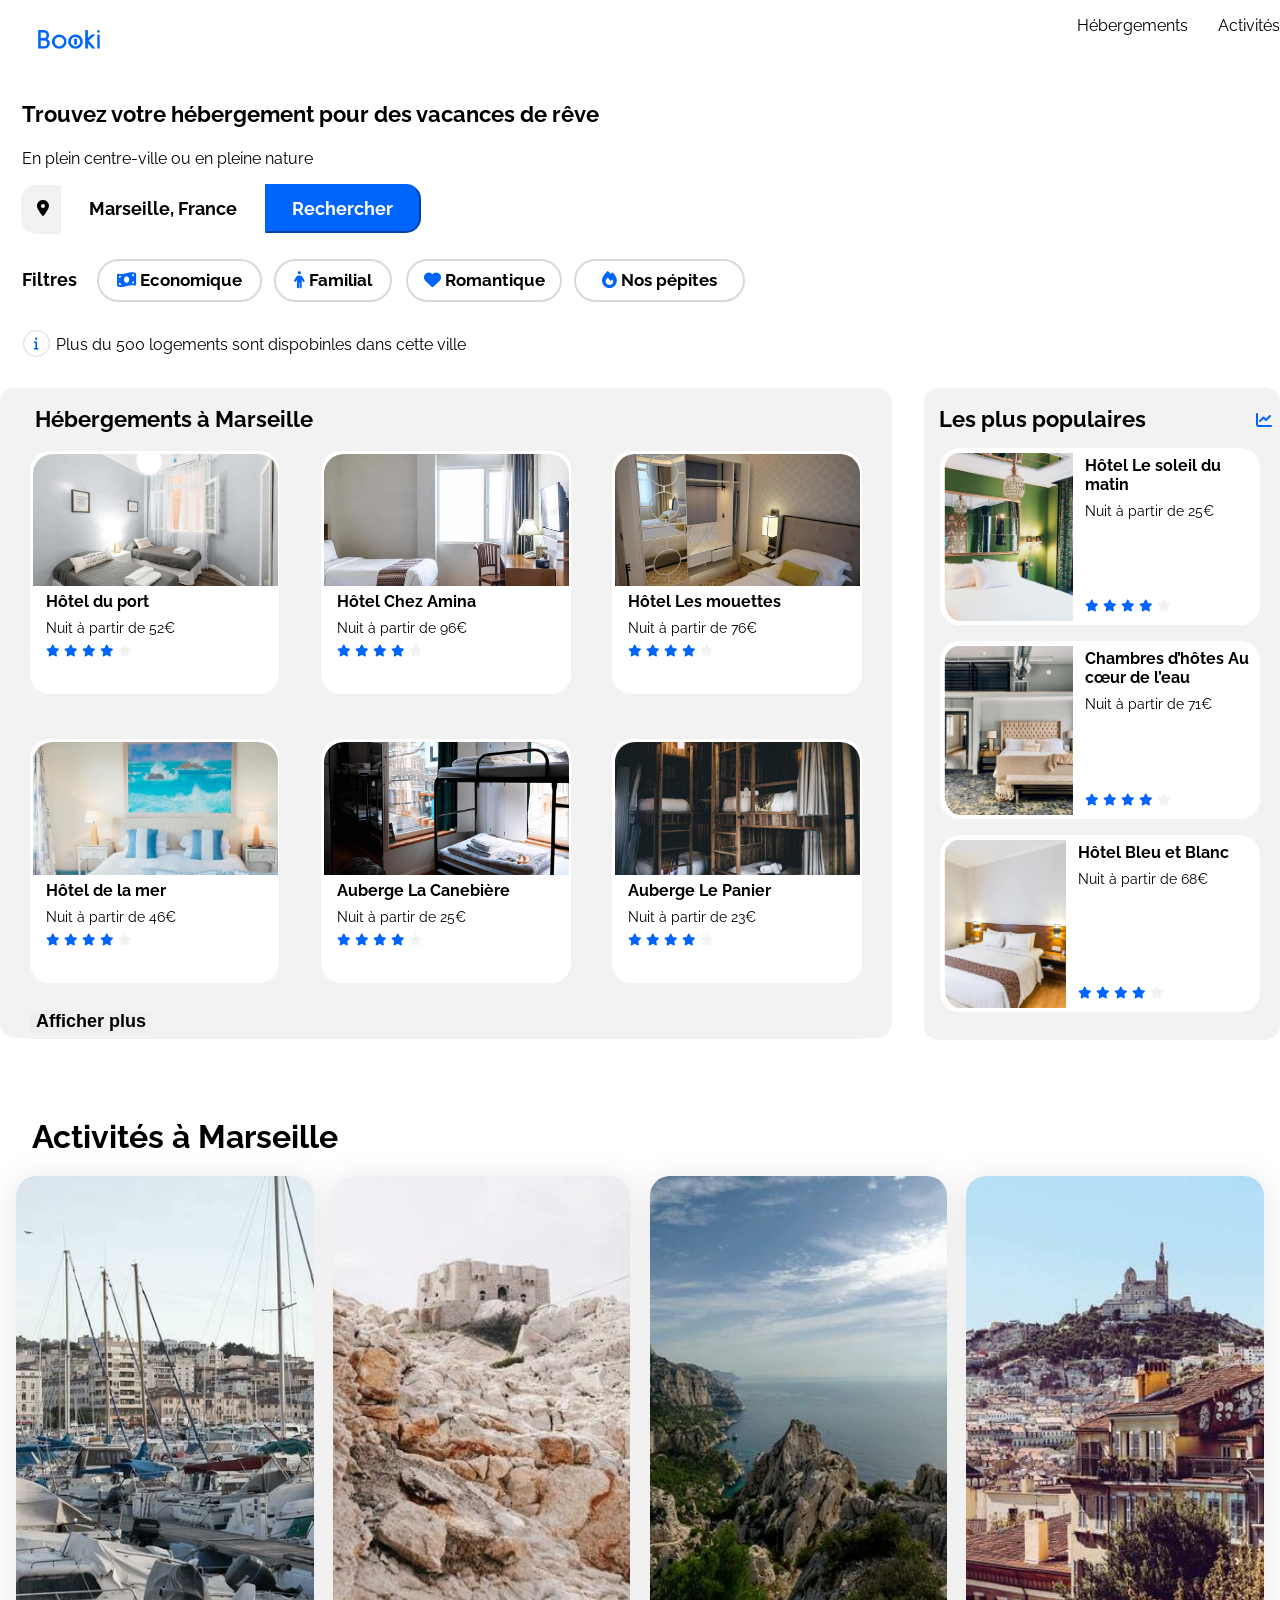
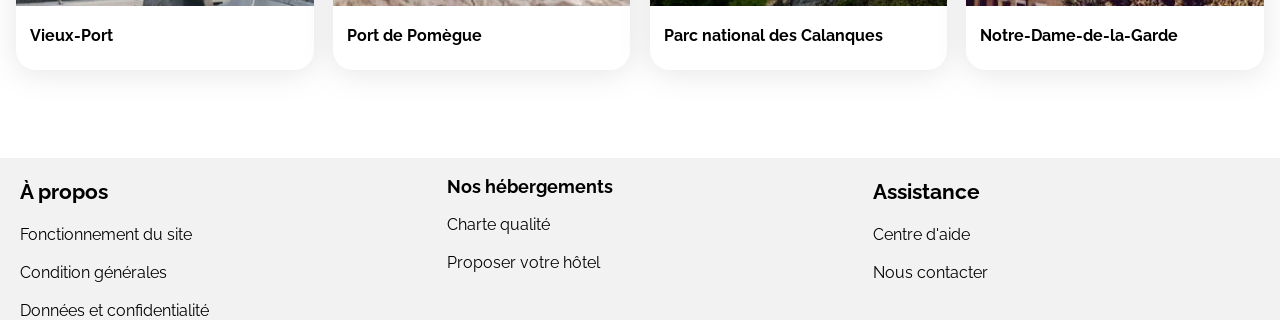
<file: index.html>
<!DOCTYPE html>
<html lang="fr">
    <head>
        <meta charset="UTF-8">
        <meta name="viewport" content="width=device-width, initial-scale=1.0">
        <title>Booki</title>
        <link rel="preconnect" href="https://fonts.googleapis.com">
        <link rel="preconnect" href="https://fonts.gstatic.com" crossorigin>
        <link href="https://fonts.googleapis.com/css2?family=Raleway:wght@400;500;700&display=swap" rel="stylesheet">
        <link rel="stylesheet" href="https://cdnjs.cloudflare.com/ajax/libs/font-awesome/6.2.1/css/all.min.css"
            integrity="sha512-MV7K8+y+gLIBoVD59lQIYicR65iaqukzvf/nwasF0nqhPay5w/9lJmVM2hMDcnK1OnMGCdVK+iQrJ7lzPJQd1w=="
            crossorigin="anonymous" referrerpolicy="no-referrer" />
        <link rel="stylesheet" href="css/style.css">
    </head>

    <body>
        <div class="main-container">
            <header>
                <div class="reservia">
                    <div class="logo">
                        <img src="./images/logo/Booki.png" alt="logo" id="booki">
                    </div>
                    <ul class="menu">
                        <li class="btn-hebergements"><a href="#hebergements">Hébergements</a> </li>
                        <li class="btn-activites"><a href="#activites">Activités</a> </li>
                    </ul>
                </div>
            </header>
                <p id="p1">Trouvez votre hébergement pour des vacances de rêve</p>
                <p id="p4">En plein centre-ville ou en pleine nature</p>
            <div class="info-group">
                <div class="search-bar">
                    <div class="group15">
                         <i class="fa-solid fa-location-dot" id="s1"></i>
                    </div>
                    <div class="button-searche-desktop-1">
                        <input type="text" name="text" class="search" placeholder="Marseille, France">
                    </div>
                    <div class="button-search-desktop-2">
                        <input type="submit" name="submit" class="submit" value="Rechercher">
                        <i class="fa-solid fa-magnifying-glass"></i>
                    </div>
                </div>
                <br>
                <div class="filter-bar">
                    <div class="filter-0">
                        <p id="p2">Filtres</p>
                    </div>
                    <div id="filtres">
                        <ul class="menu-2">
                            <li class="icon1"><span class="favorite-styled-1"><i class="fa-solid fa-money-bill-wave" id="f1"></i> Economique</span></li>
                            <li class="icon2"><span class="favorite-styled-2"><i class="fa-solid fa-person" id="f2"></i> Familial</span></li>
                            <li class="icon3"><span class="favorite-styled-3"><i class="fa-solid fa-heart" id="f3"></i> Romantique</span></li>
                            <li class="icon4"><span class="favorite-styled-4"><i class="fa-solid fa-fire" id="f4"></i> Nos pépites</span></li>
                        </ul>
                    </div>
                </div>
                <br>
                <div class="infobar">
                    <div class="icon5">
                        <i class="fa-solid fa-info" id="s2"></i>
                    </div>
                    <br>
                    <div class="text1">
                        <p id="p3">Plus du 500 logements sont dispobinles dans cette ville</p>
                    </div>
                </div>
            </div>
            <br>
            <main>
                <div class="hebergements-and-populaires">
                    <section id="hebergements">
                        <div>
                            <h2 class="section-title">Hébergements à Marseille</h2>
                        </div>
                        <div class="hebergements-cards">
                            <div class="hebergements-cards-1">
                                <article class="card">
                                    <div class="card-content">
                                        <div class="card-img">
                                            <img src="./images/hebergements/fred-kleber.jpg" alt="" id="hbg-img1">
                                        </div>
                                        <div class="card-txt">
                                            <h3 class="card-title">Hôtel du port</h3>
										    <p class="card-subtitle">Nuit à partir de 52<span class="euro">€</span></p>
                                        </div>
                                        <div class="card-rating">
                                            <i class="fa-xs fa-solid fa-star" aria-hidden="true"></i>
                                            <i class="fa-xs fa-solid fa-star" aria-hidden="true"></i>
                                            <i class="fa-xs fa-solid fa-star" aria-hidden="true"></i>
                                            <i class="fa-xs fa-solid fa-star" aria-hidden="true"></i>
                                            <i class="fa-xs fa-solid fa-star neutral-star" aria-hidden="true" id="no-star1"></i>
                                            <span class="sr-only">Note de 4 sur 5</span>
                                        </div>
                                    </div>
                                </article>
                                <article class="card">
                                    <div class="card-content">
                                        <div class="card-img">
                                            <img src="./images/hebergements/febrian-zakaria.jpg" alt="" id="hbg-img2">
                                        </div>
                                        <div class="card-txt">
                                            <h3 class="card-title">Hôtel Chez Amina</h3>
                                            <p class="card-subtitle">Nuit à partir de 96<span class="euro">€</span></p>
                                        </div>
                                        <div class="card-rating">
                                            <i class="fa-xs fa-solid fa-star" aria-hidden="true"></i>
                                            <i class="fa-xs fa-solid fa-star" aria-hidden="true"></i>
                                            <i class="fa-xs fa-solid fa-star" aria-hidden="true"></i>
                                            <i class="fa-xs fa-solid fa-star" aria-hidden="true"></i>
                                            <i class="fa-xs fa-solid fa-star neutral-star" aria-hidden="true" id="no-star2"></i>
                                            <span class="sr-only">Note de 4 sur 5</span>
                                        </div>
                                    </div>
                                </article>
                                <article class="card">
                                    <div class="card-content">
                                        <div class="card-img">
                                            <img src="./images/hebergements/reisetopia.jpg" alt="" id="hbg-img3">
                                        </div>
                                        <div class="card-txt">
                                            <h3 class="card-title">Hôtel Les mouettes</h3>
                                            <p class="card-subtitle">Nuit à partir de 76<span class="euro">€</span></p>
                                        </div>
                                        <div class="card-rating">
                                            <i class="fa-xs fa-solid fa-star" aria-hidden="true"></i>
                                            <i class="fa-xs fa-solid fa-star" aria-hidden="true"></i>
                                            <i class="fa-xs fa-solid fa-star" aria-hidden="true"></i>
                                            <i class="fa-xs fa-solid fa-star" aria-hidden="true"></i>
                                            <i class="fa-xs fa-solid fa-star neutral-star" aria-hidden="true" id="no-star3"></i>
                                            <span class="sr-only">Note de 4 sur 5</span>
                                        </div>
                                    </div>
                                </article>
                            </div>
                            <br>
                            <div class="hebergements-cards-2">
                                <article class="card">
                                    <div class="card-content">
                                        <div class="card-img">
                                            <img src="./images/hebergements/annie-spratt.jpg" alt="" id="hbg-img4">
                                        </div>
                                        <div class="card-txt">
                                            <h3 class="card-title">Hôtel de la mer</h3>
                                            <p class="card-subtitle">Nuit à partir de 46<span class="euro">€</span></p>
                                        </div>
                                        <div class="card-rating">
                                            <i class="fa-xs fa-solid fa-star" aria-hidden="true"></i>
                                            <i class="fa-xs fa-solid fa-star" aria-hidden="true"></i>
                                            <i class="fa-xs fa-solid fa-star" aria-hidden="true"></i>
                                            <i class="fa-xs fa-solid fa-star" aria-hidden="true"></i>
                                            <i class="fa-xs fa-solid fa-star neutral-star" aria-hidden="true" id="no-star4"></i>
                                            <span class="sr-only">Note de 4 sur 5</span>
                                        </div>
                                    </div>
                                </article>
                                <article class="card">
                                    <div class="card-content">
                                        <div class="card-img">
                                            <img src="./images/hebergements/marcus-loke.jpg" alt="" id="hbg-img5">
                                        </div>
                                        <div class="card-txt">
                                            <h3 class="card-title">Auberge La Canebière</h3>
                                            <p class="card-subtitle">Nuit à partir de 25<span class="euro">€</span></p>
                                        </div>
                                        <div class="card-rating">
                                            <i class="fa-xs fa-solid fa-star" aria-hidden="true"></i>
                                            <i class="fa-xs fa-solid fa-star" aria-hidden="true"></i>
                                            <i class="fa-xs fa-solid fa-star" aria-hidden="true"></i>
                                            <i class="fa-xs fa-solid fa-star" aria-hidden="true"></i>
                                            <i class="fa-xs fa-solid fa-star neutral-star" aria-hidden="true" id="no-star5"></i>
                                            <span class="sr-only">Note de 4 sur 5</span>
                                        </div>
                                    </div>
                                </article>
                                <article class="card">
                                    <div class="card-content">
                                        <div class="card-img">
                                            <img src="./images/hebergements/nicate-lee.jpg" alt="" id="hbg-img6">
                                        </div>
                                        <div class="card-txt">
                                            <h3 class="card-title">Auberge Le Panier</h3>
                                            <p class="card-subtitle">Nuit à partir de 23<span class="euro">€</span></p>
                                        </div>
                                        <div class="card-rating">
                                            <i class="fa-xs fa-solid fa-star" aria-hidden="true"></i>
                                            <i class="fa-xs fa-solid fa-star" aria-hidden="true"></i>
                                            <i class="fa-xs fa-solid fa-star" aria-hidden="true"></i>
                                            <i class="fa-xs fa-solid fa-star" aria-hidden="true"></i>
                                            <i class="fa-xs fa-solid fa-star neutral-star" aria-hidden="true" id="no-star6"></i>
                                            <span class="sr-only">Note de 4 sur 5</span>
                                        </div>
                                    </div>
                                </article>
                            </div>
                            <div class="affiche">
                                <!--<submit>Afficher plus</submit>-->
                                <button>Afficher plus</button>
                            </div>
                        </div>
                    </section>
                    <section class="populaires">
                        <div class="populaires-title">
                            <h2 class="section-title-2">Les plus populaires</h2>
                            <i class="fa-solid fa-chart-line" id="I2" aria-hidden="true"></i>
                        </div>
                        <div class="populaires-cards">
                            <article class="card">
                                <img src="./images/hebergements/emile-guillemot.jpg" alt="Image de la chambre d'hôtel montrant un lit">
                                <div class="card-content">
                                    <div class="card-txt">
                                        <h3 class="card-title">Hôtel Le soleil du matin</h3>
                                        <p class="card-subtitle">Nuit à partir de 25<span class="euro">€</span></p>
                                    </div>
                                    <div class="card-rating">
                                        <i class="fa-xs fa-solid fa-star" aria-hidden="true"></i>
                                        <i class="fa-xs fa-solid fa-star" aria-hidden="true"></i>
                                        <i class="fa-xs fa-solid fa-star" aria-hidden="true"></i>
                                        <i class="fa-xs fa-solid fa-star" aria-hidden="true"></i>
                                        <i class="fa-xs fa-solid fa-star neutral-star" aria-hidden="true" id="no-star7"></i>
                                        <span class="sr-only">Note de 4 sur 5</span>
                                    </div>
                                </div>
                            </article>
                            <article class="card">
                                <img src="./images/hebergements/aw-creative.jpg" alt="Image de la chambre d'hôtel montrant un lit">
                                <div class="card-content">
                                    <div class="card-txt">
                                        <h3 class="card-title">Chambres d’hôtes Au cœur de l’eau</h3>
                                        <p class="card-subtitle">Nuit à partir de 71<span class="euro">€</span></p>
                                    </div>
                                    <div class="card-rating">
                                        <i class="fa-xs fa-solid fa-star" aria-hidden="true"></i>
                                        <i class="fa-xs fa-solid fa-star" aria-hidden="true"></i>
                                        <i class="fa-xs fa-solid fa-star" aria-hidden="true"></i>
                                        <i class="fa-xs fa-solid fa-star" aria-hidden="true"></i>
                                        <i class="fa-xs fa-solid fa-star neutral-star" aria-hidden="true" id="no-star8"></i>
                                        <span class="sr-only">Note de 4 sur 5</span>
                                    </div>
                                </div>
                            </article>
                            <article class="card" id="card7">
                                <img src="./images/hebergements/febrian-zakaria2.jpg" alt="Image de la chambre d'hôtel montrant un lit" id="img7">
                                <div class="card-content">
                                    <div class="card-txt">
                                        <h3 class="card-title">Hôtel Bleu et Blanc</h3>
                                        <p class="card-subtitle">Nuit à partir de 68<span class="euro">€</span></p>
                                    </div>
                                    <div class="card-rating">
                                        <i class="fa-xs fa-solid fa-star" aria-hidden="true"></i>
                                        <i class="fa-xs fa-solid fa-star" aria-hidden="true"></i>
                                        <i class="fa-xs fa-solid fa-star" aria-hidden="true"></i>
                                        <i class="fa-xs fa-solid fa-star" aria-hidden="true"></i>
                                        <i class="fa-xs fa-solid fa-star neutral-star" aria-hidden="true" id="no-star9"></i>
                                        <span class="sr-only">Note de 4 sur 5</span>
                                    </div>
                                </div>
                            </article>
                        </div>
                    </section>
                </div>
                <div id="activites">
                    <h1>Activités à Marseille</h1>
                    <div class="frame14">
                        <div class="card1">
                            <img src="./images/activites/reno-laithienne.jpg" alt="" id="img1">
                            <div class="frame16">
                                <h3>Vieux-Port</h3>
                            </div>
                        </div>
                        <div class="card2">
                            <img src="./images/activites/paul-hermann2.jpg" alt="" id="img2">
                            <div class="frame17">
                                <h3>Port de Pomègue</h3>
                            </div>
                        </div>
                        <div class="card3">
                            <img src="./images/activites/kilyan-sockalingum.jpg" alt="" id="img3">
                            <div class="frame18">
                                <h3>Parc national des Calanques</h3>
                            </div>
                        </div>
                        <div class="card4">
                            <img src="./images/activites/florian-wehde.jpg" alt="" id="img4">
                            <div class="frame19">
                                <h3>Notre-Dame-de-la-Garde</h3>
                            </div>
                        </div>
                    </div>
                </div>
            </main>
            <footer>
                <div class="footer">
                    <div class="A-propos">
                        <h3>À propos</h3>
                        <div class="A-propos-content">
                            <div class="A-propos-txt">
                                <span>Fonctionnement du site</span><br><br>
                                <span>Condition générales</span><br><br>
                                <span>Données et confidentialité</span> 
                            </div>
                        </div>			
                    </div>
                    <div class="Nos-hébergements">
                        <h3>Nos hébergements</h3>
			<div class="Nos-hebergements-content">
			  <div class="Nos-hebregements-txt">
				 <span>Charte qualité</span><br><br>
				 <span>Proposer votre hôtel</span>
			   </div>
			</div>
                    </div>
                    <div class="Assistance">
                        <h3>Assistance</h3>
			 <div class="Assistance-content">
				<div class="Assistance-txt">
					 <span>Centre d'aide</span><br><br>
					<span>Nous contacter</span>
				</div>
			</div>
                    </div>
                </div>
            </footer>
        </div>
    </body>
</html>
</file>
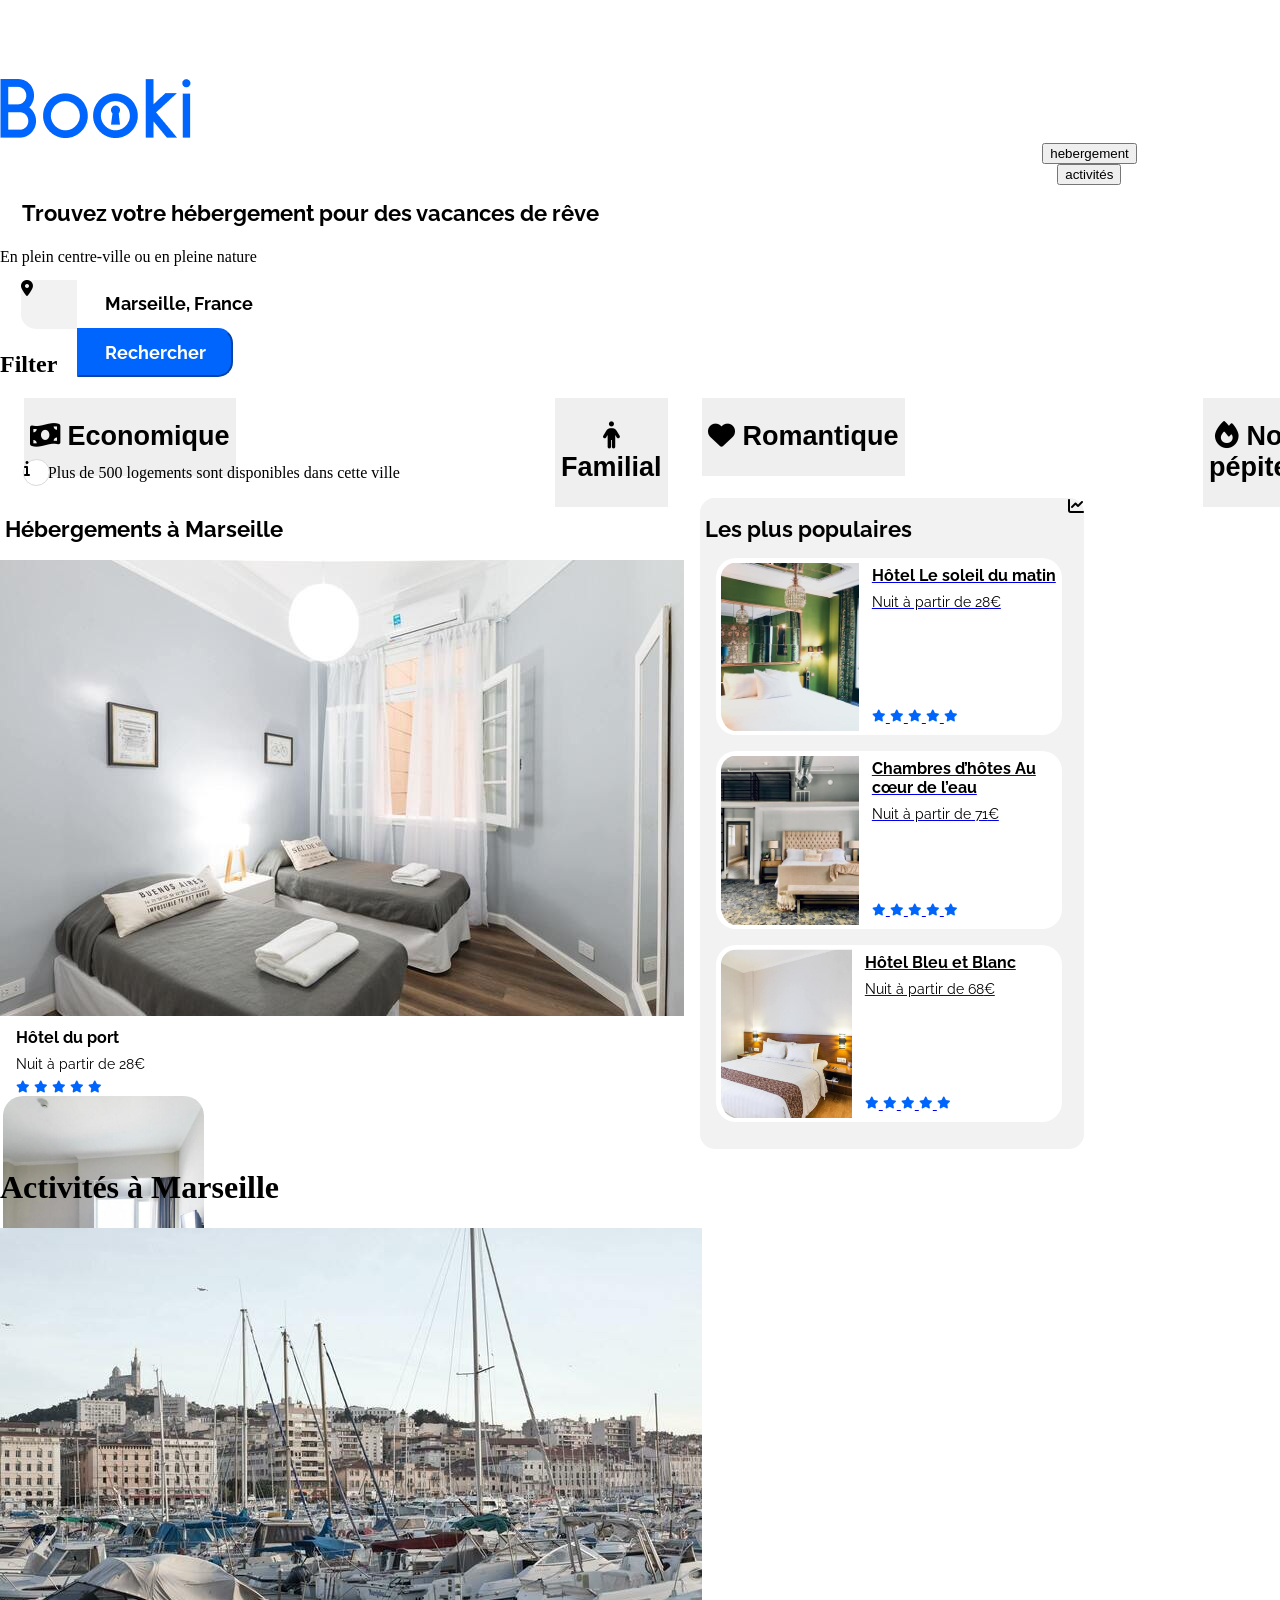
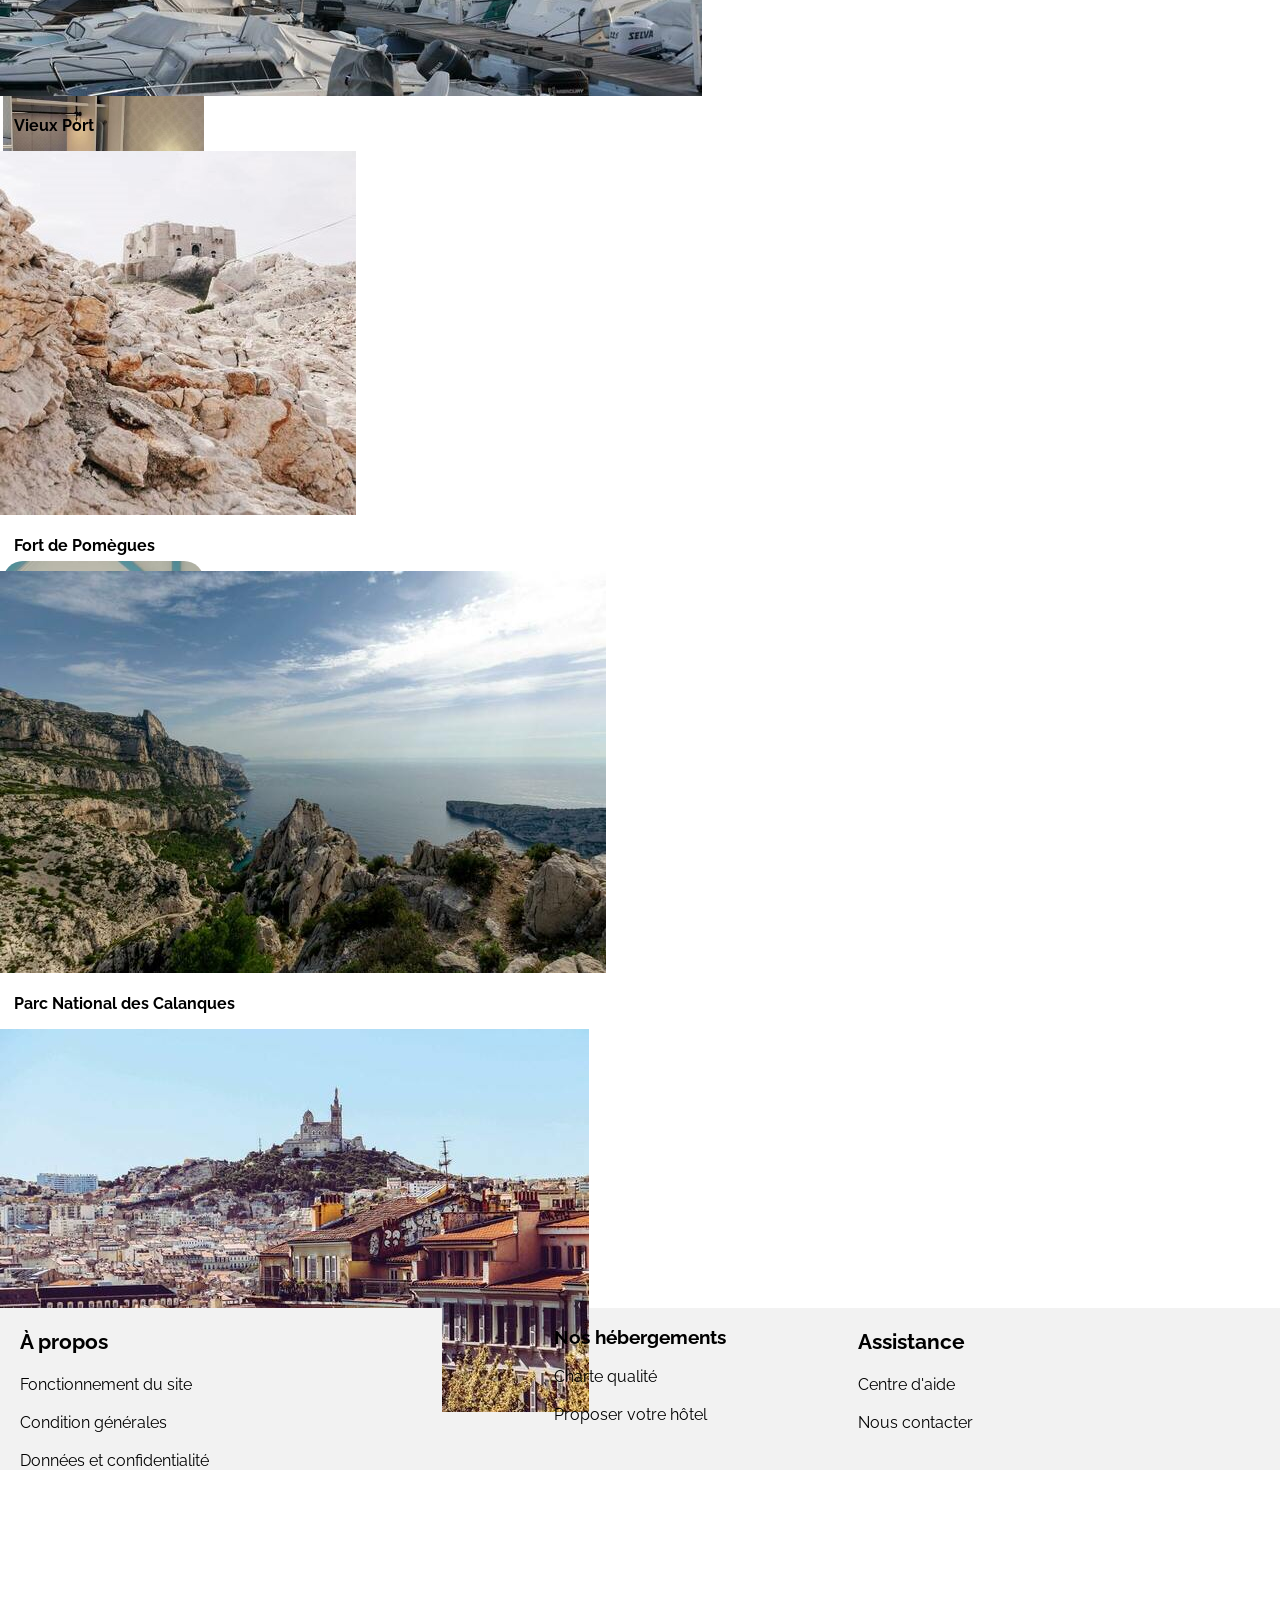
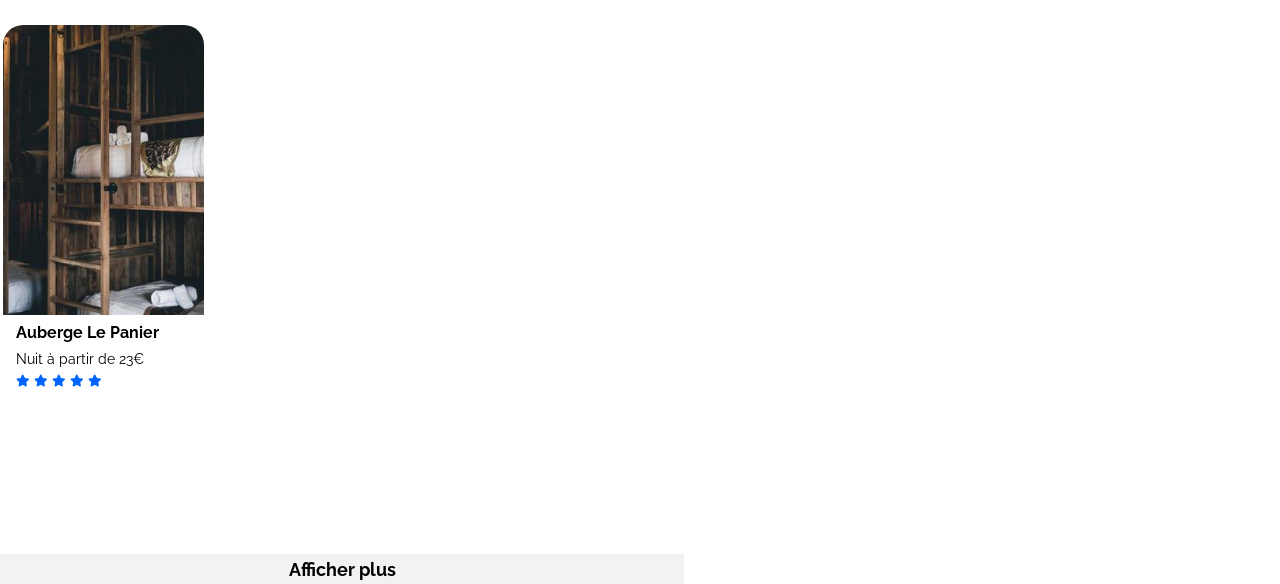
<file: index3.html>
<!DOCTYPE html>
<html lang="fr">

<head>
    <meta charset="UTF-8">
    <meta name="viewport" content="width=device-width, initial-scale=1.0">
    <title>Booki</title>
    <link rel="preconnect" href="https://fonts.googleapis.com">
    <link rel="preconnect" href="https://fonts.gstatic.com" crossorigin>
    <link href="https://fonts.googleapis.com/css2?family=Raleway:wght@400;500;700&display=swap" rel="stylesheet">
    <link rel="stylesheet" href="https://cdnjs.cloudflare.com/ajax/libs/font-awesome/6.2.1/css/all.min.css"
        integrity="sha512-MV7K8+y+gLIBoVD59lQIYicR65iaqukzvf/nwasF0nqhPay5w/9lJmVM2hMDcnK1OnMGCdVK+iQrJ7lzPJQd1w=="
        crossorigin="anonymous" referrerpolicy="no-referrer" />
    <link rel="stylesheet" href="css/style.css">
</head>

<body>
    <div class="main-container">
        <header>
			<div class="Reservia">
				<div class="logo">
					<div class= "group12">
						<!--il manque vector2 et elipse-->
					</div>
				</div>
				<div class="booki">
					<img src="./images/logo/Booki.png" alt="">
				</div>
			</div>
			<div class="menu">
				<div class="buttons">
					<div class="btn-hebergement">
						<!-- <button class="btn" type="button"> hebergement</button> -->
                        <input type="submit" name="submit2" class="submit2" value="hebergement"/>
					</div>
					<div class="btn-activites">
						<!-- <button class="bouton" type="button"> activités</button> -->
                         <input type="submit" name="submit3" class="submit3" value="activités"/>
					</div>
				</div>
			</div>
		</header>
		<div class= "info-group">
			<div class="headline">
				<p id="p1">Trouvez votre hébergement pour des vacances de rêve</p>
				<p>En plein centre-ville ou en pleine nature</p>
			</div>
            <p> </p>
            <p> </p>
			<div class="search-bar">
				<div class="group15">
					<div class="rectangle14">
						<i class="fa-solid fa-location-dot"></i>
					</div>
				</div>
				<div class="button-search-desktop">
					<form>
						<input type="text" name="text" class="search" placeholder="Marseille, France"/>
						<input type="submit" name="submit" class="submit" value="Rechercher" />
					</form>
				</div>
			</div>
            <!--<div>
                <p> </p><br>
                <p> </p>
            </div>-->
            <h2 class="filter">Filter</h2>
			<div class="filter-bar">
				
				<div class="filter1">
					<div class="icon1">
						<button class="favorite-styled" type="button"><h2><i class="fa-solid fa-money-bill-wave"></i> Economique</h2></button>
					</div>
					<!--<div>
						<h2><a>Economique</a></h2>
					</div>-->
				</div>
				<div class="filter2">
					<div class="icon2">
						<!--<input type="button" name="familial" value="familial"/>-->
						<button class="favorite-styled" type="button"><h2><i class="fa-solid fa-person"></i> Familial</h2></button>
					</div>
				</div>
				<div class="filter3">
					<div class="icon3">
						<button class="favorite-styled" type="button"><h2><i class="fa-solid fa-heart"></i> Romantique</h2></button>
					</div>
				</div>
				<div class="filter4">
					<div class="icon4">
						<button class="favorite-styled" type="button"><h2><i class="fa-solid fa-fire"></i> Nos pépites</h2></button>
					</div>
				</div>
			</div>
			<div class="infobar">
                <div class="icon5">
                    <i class="fa-solid fa-info"></i>
                </div>
                <div>
				    <p>Plus de 500 logements sont disponibles dans cette ville</p>
                </div>
			</div>
			<!-- <div class="group"> -->
				
			<!-- </div> -->
		</div>
<!--Fin de info-group; début de section-group-->
        <main>
            <div class="hebergements-and-populaires">
                <section class="hebergements"><!--Ebergement de Marseille; 6 images-->
					<div>
						<h2 class="section-title">Hébergements à Marseille</h2>
					</div>
					<div class="hebergements-cards">
						<!--<div class="hebergements-cards1">-->
							<article class="card">
                                
								<div class="card-content1">
                                    <div class="card-img1">
                                        <img src="./images/hebergements/fred-kleber.jpg" alt="" id="hbg-img1">
                                    </div>
									<div class="card-txt">
										<h3 class="card-title">Hôtel du port</h3>
										<p class="card-subtitle">Nuit à partir de 28<span class="euro">€</span></p>
									</div>
									<div class="card-rating">
										<i class="fa-xs fa-solid fa-star" aria-hidden="true"></i>
										<i class="fa-xs fa-solid fa-star" aria-hidden="true"></i>
										<i class="fa-xs fa-solid fa-star" aria-hidden="true"></i>
										<i class="fa-xs fa-solid fa-star" aria-hidden="true"></i>
										<i class="fa-xs fa-solid fa-star neutral-star" aria-hidden="true"></i>
										<span class="sr-only">Note de 4 sur 5</span>
									</div>
								</div>
							</article>
							<article class="card">
                                
								<div class="card-content">
                                    <div class="card-img">
                                        <img src="./images/hebergements/febrian-zakaria.jpg" alt="" id="hbg-img2">
                                    </div>
									<div class="card-txt">
										<h3 class="card-title">Hôtel Chez Amina</h3>
										<p class="card-subtitle">Nuit à partir de 96<span class="euro">€</span></p>
									</div>
									<div class="card-rating">
										<i class="fa-xs fa-solid fa-star" aria-hidden="true"></i>
										<i class="fa-xs fa-solid fa-star" aria-hidden="true"></i>
										<i class="fa-xs fa-solid fa-star" aria-hidden="true"></i>
										<i class="fa-xs fa-solid fa-star" aria-hidden="true"></i>
										<span class="sr-only">Note de 4 sur 5</span>
									</div>
								</div>
							</article>
							<article class="card">
                                
								<div class="card-content">
                                    <div class="card-img">
                                        <img src="./images/hebergements/reisetopia.jpg" alt="" id="hbg-img3">
                                    </div>
									<div class="card-txt">
										<h3 class="card-title">Hôtel Les mouettes</h3>
										<p class="card-subtitle">Nuit à partir de 76<span class="euro">€</span></p>
									</div>
									<div class="card-rating">
										<i class="fa-xs fa-solid fa-star" aria-hidden="true"></i>
										<i class="fa-xs fa-solid fa-star" aria-hidden="true"></i>
										<i class="fa-xs fa-solid fa-star" aria-hidden="true"></i>
										<i class="fa-xs fa-solid fa-star" aria-hidden="true"></i>
										<i class="fa-xs fa-solid fa-star neutral-star" aria-hidden="true"></i>
										<span class="sr-only">Note de 4 sur 5</span>
									</div>
								</div>
							</article>
						<!--</div>-->
						<!--<div class="hebergements-cards2">-->
							<article class="card">
                                
								<div class="card-content">
                                    <div class="card-img">
                                        <img src="./images/hebergements/annie-spratt.jpg" alt="" id="hbg-img4">
                                    </div>
									<div class="card-txt">
										<h3 class="card-title">Hôtel de la mer</h3>
										<p class="card-subtitle">Nuit à partir de 46<span class="euro">€</span></p>
									</div>
									<div class="card-rating">
										<i class="fa-xs fa-solid fa-star" aria-hidden="true"></i>
										<i class="fa-xs fa-solid fa-star" aria-hidden="true"></i>
										<i class="fa-xs fa-solid fa-star" aria-hidden="true"></i>
										<i class="fa-xs fa-solid fa-star" aria-hidden="true"></i>
										<i class="fa-xs fa-solid fa-star neutral-star" aria-hidden="true"></i>
										<span class="sr-only">Note de 4 sur 5</span>
									</div>
								</div>
							</article>
							<article class="card">

								<div class="card-content">
                                    <div class="card-img">
                                        <img src="./images/hebergements/marcus-loke.jpg" alt="" id="hbg-img5">
                                    </div>
									<div class="card-txt">
										<h3 class="card-title">Auberge La Canebière</h3>
										<p class="card-subtitle">Nuit à partir de 25<span class="euro">€</span></p>
									</div>
									<div class="card-rating">
										<i class="fa-xs fa-solid fa-star" aria-hidden="true"></i>
										<i class="fa-xs fa-solid fa-star" aria-hidden="true"></i>
										<i class="fa-xs fa-solid fa-star" aria-hidden="true"></i>
										<i class="fa-xs fa-solid fa-star" aria-hidden="true"></i>
										<i class="fa-xs fa-solid fa-star neutral-star" aria-hidden="true"></i>
										<span class="sr-only">Note de 4 sur 5</span>
									</div>
								</div>
							</article>
							<article class="card">
                               
								<div class="card-content">
                                    <div class="card-img">
                                        <img src="./images/hebergements/nicate-lee.jpg" alt="" id="hbg-img6">
                                    </div>
									<div class="card-txt">
										<h3 class="card-title">Auberge Le Panier</h3>
										<p class="card-subtitle">Nuit à partir de 23<span class="euro">€</span></p>
									</div>
									<div class="card-rating">
										<i class="fa-xs fa-solid fa-star" aria-hidden="true"></i>
										<i class="fa-xs fa-solid fa-star" aria-hidden="true"></i>
										<i class="fa-xs fa-solid fa-star" aria-hidden="true"></i>
										<i class="fa-xs fa-solid fa-star" aria-hidden="true"></i>
										<i class="fa-xs fa-solid fa-star neutral-star" aria-hidden="true"></i>
										<span class="sr-only">Note de 4 sur 5</span>
									</div>
								</div>
							</article>
						<!--</div>-->
                        <div class="affiche">
                          <button type="button" class="texte1">Afficher plus</button>
                          <!-- <button type="button" class="texte2"><h3>Afficher plus </h3></button> -->
                        </div>
                    </div>
                </section>
                <section class="populaires">
                    <div class="populaires-title">
                        <h2 class="section-title">Les plus populaires</h2>
                        <i class="fa-solid fa-chart-line" aria-hidden="true"></i>
                    </div>
                    <div class="populaires-cards">
                        <a href="#">
                            <article class="card">
                                <img src="./images/hebergements/emile-guillemot.jpg" alt="Image de la chambre d'hôtel montrant un lit">
                                <div class="card-content">
                                    <div class="card-txt">
                                        <h3 class="card-title">Hôtel Le soleil du matin</h3>
                                        <p class="card-subtitle">Nuit à partir de 28<span class="euro">€</span></p>
                                    </div>
                                    <div class="card-rating">
                                        <i class="fa-xs fa-solid fa-star" aria-hidden="true"></i>
                                        <i class="fa-xs fa-solid fa-star" aria-hidden="true"></i>
                                        <i class="fa-xs fa-solid fa-star" aria-hidden="true"></i>
                                        <i class="fa-xs fa-solid fa-star" aria-hidden="true"></i>
                                        <i class="fa-xs fa-solid fa-star neutral-star" aria-hidden="true"></i>
                                        <span class="sr-only">Note de 4 sur 5</span>
                                    </div>
                                </div>
                            </article>
                        </a>
                        <a href="#">
                            <article class="card">
                                <img src="./images/hebergements/aw-creative.jpg" alt="Image de la chambre d'hôtel montrant un lit">
                                <div class="card-content">
                                    <div class="card-txt">
                                        <h3 class="card-title">Chambres d’hôtes Au cœur de l’eau</h3>
                                        <p class="card-subtitle">Nuit à partir de 71<span class="euro">€</span></p>
                                    </div>
                                    <div class="card-rating">
                                        <i class="fa-xs fa-solid fa-star" aria-hidden="true"></i>
                                        <i class="fa-xs fa-solid fa-star" aria-hidden="true"></i>
                                        <i class="fa-xs fa-solid fa-star" aria-hidden="true"></i>
                                        <i class="fa-xs fa-solid fa-star" aria-hidden="true"></i>
                                        <i class="fa-xs fa-solid fa-star neutral-star" aria-hidden="true"></i>
                                        <span class="sr-only">Note de 4 sur 5</span>
                                    </div>
                                </div>
                            </article>
                        </a>
                        <a href="#">
                            <article class="card">
                                <img src="./images/hebergements/febrian-zakaria2.jpg" alt="Image de la chambre d'hôtel montrant un lit">
                                <div class="card-content">
                                    <div class="card-txt">
                                        <h3 class="card-title">Hôtel Bleu et Blanc</h3>
                                        <p class="card-subtitle">Nuit à partir de 68<span class="euro">€</span></p>
                                    </div>
                                    <div class="card-rating">
                                        <i class="fa-xs fa-solid fa-star" aria-hidden="true"></i>
                                        <i class="fa-xs fa-solid fa-star" aria-hidden="true"></i>
                                        <i class="fa-xs fa-solid fa-star" aria-hidden="true"></i>
                                        <i class="fa-xs fa-solid fa-star" aria-hidden="true"></i>
                                        <i class="fa-xs fa-solid fa-star neutral-star" aria-hidden="true"></i>
                                        <span class="sr-only">Note de 4 sur 5</span>
                                    </div>
                                </div>
                            </article>
                        </a>
                    </div>
                </section>
            </div>
        </main>
<!--fin de section-group; début de section-activités-->
		<div class="activites">
			<h1>Activités à Marseille</h1>
			<div class="frame14">
				<div class="card1">
					<img src="./images/activites/reno-laithienne.jpg" alt="" id="img1">
					<!--<img src="/images/reno-laithienne.jpg" alt="">-->
					<div class="frame16">
						<h3>Vieux Port</h3>
					</div>
				</div>
				<div class="card2">
					<img src="./images/activites/paul-hermann2.jpg" alt="" id="img2">
					<!--<img src="/images/paul-hermann.jpg" alt="">-->
					<div class="frame16">
						<h3>Fort de Pomègues</h3>
					</div>
				</div>
				<div class="card3">
					<img src="./images/activites/kilyan-sockalingum.jpg" alt="" id="img3">
					<!--<img src="/images/kilyan-sockalingum.jpg" alt="">-->
					<div class="frame16">
						<h3>Parc National des Calanques</h3>
					</div>
				</div>
				<div class="card4">
					<img src="./images/activites/florian-wehde.jpg" alt="" id="img4">
					<!--<img src="/images/florian-wehde.jpg" alt="">-->
					<div class="frame16">
						<h3>Notre-Dame-de-la-Garde</h3>
					</div>
				</div>
			</div>
		</div>
		<footer>
            <div class="footer">
				<div class="A-propos">
					<h3>À propos</h3>
					<div class="A-propos-content">
						<div class="A-propos-txt">
							
							
								<a>Fonctionnement du site</a><br><br>
								<a>Condition générales</a><br><br>
								<a>Données et confidentialité</a>
                            
							
						</div>
					</div>			
					<!--<nav>
						<ul>
							<li><a>Fonctionnement du site</a></li>
							<li><a>Condition générales</a></li>
							<li><a>Données et confidentialité</a></li>
						</ul>
					</nav>-->
				</div>
				<div class="Nos-hebergements">
				    <h3>Nos hébergements</h3>
					<div class="Nos-hebergements-content">
						<div class="Nos-hebregements-txt">
						<!--<nav>
						<ul>-->
							<a>Charte qualité</a><br><br>
							<a>Proposer votre hôtel</a>
						<!--</ul>
					</nav>-->
						</div>
					</div>
				</div>
				<div class="Assistance">
				    <h3>Assistance</h3>
					<div class="Assistance-content">
						<div class="Assistance-txt">
					
					<!--<nav>
						<ul>-->
							<a>Centre d'aide</a><br><br>
							<a>Nous contacter</a>
						<!--</ul>
					</nav>-->
						</div>
					</div>
				</div>
            </div>
		</footer>
    </div>
</body>

</html>
</file>
<file: css/style.css>
body {
    background-color: white;
    max-width:1440px;
    margin:0px auto;
  }

.reservia{
  background-color: white;
  height:79px;
  display: flex;
}

.logo{
  background-color: white;
  width: 11.18680555555556%;
  height:79px;
  display:flex;
  align-items: center;
  justify-content: center;
}

.menu{
  background-color: white;
  width:88.81319444444444%;
  height:35px;
  display:flex;
  flex-direction: row;
  justify-content: flex-end;
  color: black;
  text-decoration: none;
}

#booki{
  width:62px;
  height:19px;
}

.btn-hebergements{
  background-color: white;
  border: hidden;
  padding-right: 15px;
  color: black;
  font-family: raleway;
  font-size: 16px;
  font-weight: 400;
  text-decoration: none;
  list-style-type: none;
}

.btn-activites{
  background-color: white;
  border: hidden;
  padding-left: 15px;
  color: black;
  font-family: raleway;
  font-size: 16px;
  font-weight: 400;
  list-style-type: none;
}

.btn-activites a{
  color: black;
  text-decoration: none;
}

.btn-activites a:hover{
  color: #0065FC;
  border-top:2px solid #0065FC;
  padding-top: 13px;
}

.btn-activites:hover{
  border-top-color: #0065FC;
  border-top: 20px;
}

.btn-hebergements:hover{
  border-top-color: #0065FC;
}

.btn-hebergements a{
  color: black;
  text-decoration: none;
}

.btn-hebergements a:hover{
  color: #0065FC;
  border-top:2px solid #0065FC;
  padding-top: 13px;
}

.btn-hebergements:hover{
  color:#0065FC;
}

#p1{
  font-weight: 700;
  font-size: 22px;
  font-family: raleway;

  margin-left: 1em;
}

#p4{
  font-family: raleway;
  font-size: 16px;
  font-weight: 400;

  margin-left: 1.4em;
}

.search-bar{
  width: 400px;
  height: 49px;
  border-radius: 15px;
  border: 1px;
  display:flex;
  align-items: baseline;
  margin-left: 1.3em;
}

.group15{
  background-color: #F2F2F2;
  width: 15%;
  height: 49px;
  bottom: 16px;
  position: relative;
  border-radius: 15px 0px 0px 15px;
}

#s1{
  position:relative;
  top:30%;
  left:40%;
}

.search{
  background-color: white;
  color: black;
  width: 200px;
  height: 44px;
  text-align: center;
  border: none;
}

.search::placeholder{
  color:black;
  font-family: raleway;
  font-weight: 700;
  font-size: 18px;
}

.submit{
  background-color: #0065FC;
  width: 156px;
  height: 49px;
  border-radius: 0px 15px 15px 0px;
  color:white;
  border-color: #0065FC;
  font-family: raleway;
  font-weight: 700;
  font-size: 18px;
  text-align: center;
}

.button-search-desktop-2 .fa-solid {
    margin-left: -2.05em;
    display: none;
}

.filter-bar{
  Width:758px;
  Height:50px;
  Gap:15px;
  display:flex;
  margin-left: 1.5em;
}

.filter-0{
  width:50px;
  height:50px;
  display:flex;
  justify-content: center;
}

#p2{
  font-weight: 700;
  font-size: 18px;
  font-family: raleway;
}

#filtres{
  display: flex;
  width: 704px;
  height: 50px;
  justify-content: space-between;
  margin-left: -2em;
}

.menu-2{
  display: flex;
  width: 704px;
  height: 50px;
  margin-top: 0.5em;
}

.menu-2 li{
  list-style-type: none;
}

.menu-2 span{
  display: block;
  text-align: center;
  border:2px solid #D9D9D9;
  padding-top: 0.5em;
}

.icon1{
  background-color: white;
  width:500px;
  height:30px;
  border-radius: 1000px;
  margin-right: 1em;
}

.icon1:hover{
    background-color: white;
    width:500px;
    height:30px;
    border-radius: 1000px;
    margin-right: 1em;
  }

.favorite-styled-1{
  background-color: white;
  width:100%;
  height:100%;
  border-radius: 1000px;
  font-weight: 700;
  font-size: 17px;
  font-family: raleway;
}

.favorite-styled-1:hover{
    background-color: #DEEBFF;
  }

#f1{
  color: #0065FC;
}

.favorite-styled-2{
  background-color: white;
  width:114px;
  height:30px;
  border-radius: 1000px;
  font-weight: 700;
  font-size: 17px;
  font-family: raleway;
  border-color: #D9D9D9;
}

.favorite-styled-2:hover{
    background-color: #DEEBFF;
  }

#f2{
  color: #0065FC;
}

.icon2{
  background-color: white;
  width:100px;
  height:30px;
  border-radius: 1000px;
  border-color: #D9D9D9;
  margin-right: 2em;
}

.favorite-styled-3{
  background-color: white;
  width:100%;
  height:100%;
  border-radius: 1000px;
  font-weight: 700;
  font-size: 17px;
  font-family: raleway;
  border-color: #D9D9D9;
}

.favorite-styled-3:hover{
    background-color: #DEEBFF;
}

.icon3{
  background-color: white;
  width:470px;
  height:30px;
  border-radius: 1000px;
  border-color: #D9D9D9;
  margin-right: 1em;
}

#f3{
  color: #0065FC;
}

.favorite-styled-4{
  background-color: white;
  width:167px;
  height:30px;
  border-radius: 1000px;
  font-weight: 700;
  font-size: 17px;
  font-family: raleway;
  border-color: #D9D9D9;
}

.favorite-styled-4:hover{
    background-color: #DEEBFF;
}

.icon4{
  background-color: white;
  width:100%;
  height:100%;
  border-radius: 1000px;
  border-color: #D9D9D9;
}

#f4{
  color: #0065FC;
}

.infobar{
  display:flex;
  border-color: red;
  border: 10px;
  margin-left: 0.8em;
}

.icon5{
  background-color: white;
  width: 25px;
  height: 25px;
  align-items: center;
  border-radius: 125% 120%;
  margin-right: 0.5em;
  position:relative;
  margin-top: 0.7em;
  left: 0.8%;
  border: 1px solid #D9D9D9;
}

#s2{
  position:relative;
  top:10%;
  left:40%;
  font-size: small;
  color: #0065FC;
  border-color: #D9D9D9;
}

.text1{
  margin-left: 0.5em;
  font-family: raleway;
  font-size: 16px;
  font-weight: 400;
}

.hebergements-and-populaires{
  width: 100%;
  height: 650px;
  display:flex;
}

#hebergements{
  background-color: #F2F2F2;
  width:70%;
  margin-right: 1em;
  border-radius: 15px;
  padding-right: 30px;
  padding-left: 30px;
}

.populaires{
  background-color: #F2F2F2;
  width: 30%;
  margin-left: 1em;

  border-radius: 15px;
}

.hebergements-cards{
  width: 100%;
  height:91%;
}

.section-title{
  padding-left: 5px;
  font-family: raleway;
  font-weight: 700;
  font-size: 22px;

}

.hebergements-cards-1{
  background-color: #F2F2F2;
  width: 100%;
  height:45.75%;
  justify-content: space-between;
  display:flex;
}

.hebergements-cards-2{
  background-color: #F2F2F2;
  width: 100%;
  height:45.75%;
  justify-content: space-between;
  display:flex;
}

.hebergements-cards .card{
  background-color: #FFFFFF;
  width: 30%;
  height: 90%;
  border-radius: 20px;
}

.hebergements-cards .card-content{
  background-color: white;
  width: 100%;
  height:100%;
  border-radius: 20px;
}

.hebergements-cards .card-img{
  width: 100%;
  height:55%;
  border-top-left-radius: 20px;
  border-top-right-radius: 20px;
}

.card-img img{
  width: 98%;
  height: 99%;
  border-top-left-radius: 20px;
  border-top-right-radius: 20px;
  margin-left: 0.2em;
  margin-top: 0.2em;
  object-fit: cover;
}

.hebergements-cards .card-txt{
  width: 100%;
  margin-left: 1em;
  margin-top: 0.5em;
}

.hebergements-cards .card-rating{
  width: 100%;
  border-bottom-right-radius: 20px;
  border-bottom-left-radius: 20px;
  margin-left: 1em;
  margin-top: -0.5em;
  color: #0065FC
}

#no-star1{
  color:#F2F2F2;
}

#no-star2{
  color:#F2F2F2;
}

#no-star3{
  color:#F2F2F2;
}

#no-star4{
  color:#F2F2F2;
}

#no-star5{
  color:#F2F2F2;
}

#no-star6{
  color:#F2F2F2;
}

.affiche{
  background-color: #F2F2F2;
  width: 100%;
  height: 5%;
  border: none;
  font-family: raleway;
  font-size: 18px;
  font-weight: 700;
}

button{
    border: none;
    font-size: 18px;
    text-align: center;
    font-weight: bold;
}

.texte1{
  width: 100%;
  height: 100%;
  font-family: raleway;
  font-weight: 700;
  font-size: 18px;
  background-color: #F2F2F2;
}

.populaires-title{
  background-color: #F2F2F2;
  width:100%;
  height: 8%;
  display: flex;
  justify-content: space-between;
  border-radius: 15px;
}

.section-title-2{
  padding-left: 15px;
  font-family: raleway;
  font-weight: 700;
  font-size: 22px;
}

#I2{
  color: #0065FC;
  margin-top: 1.5em;
  margin-right: 0.5em;
}

.populaires-cards{
  background-color: #F2F2F2;
  width: 100%;
  height: 91%;
  margin-top: 0.5em;
  border-radius: 15px;
}

.populaires-cards .card{
  background-color: #FFFFFF;
  width: 90%;
  height: 30%;
  display: flex;
  margin-bottom: 1em;
  margin-left: 1em;
  border-radius: 20px;
  overflow: hidden;
}

.populaires-cards .card img{
  width: 40%;
  height: 95%;
  object-fit: cover;
  padding-left: 0.3em;
  padding-top: 0.3em;
  border-top-left-radius: 20px;
  border-bottom-left-radius: 20px;
}

.populaires-cards .card-content{
  width: 60%;
  height: 100%;
  margin-left: 0.8em;
}

.populaires-cards .card-txt{
  width: 100%;
  height: 80%;
  color: black;
  margin-top: 0.5em;
}

.card-title{
  font-family: raleway;
  font-weight: 700;
  font-size: 16px;
  margin-top: -0em;
}

.card-subtitle{
  font-family: raleway;
  font-weight: 400;
  font-size: 14px;
  margin-top: -0.5em;
}

.populaires-cards .card-rating{
  width: 100%;
  height: 20%;
  color: #0065FC;
}

#no-star7{
  color:#F2F2F2;
}

#no-star8{
  color:#F2F2F2;
}

#no-star9{
  color:#F2F2F2;
}

#activites{
  background-color: white;
  width: 100%;
  height: 800px;
  font-family: raleway;
  font-weight: 700;
  font-size: 16px;

  margin-top: 5em;
}

#activites h1{
  padding-left: 1em;
}

#activites .frame14{
  background-color: white;
  width: 100%;
  height: 78.53%;
  justify-content: space-between;
  display:flex;
}

#activites .card1{
  background-color: #ffffff;
  width: 23.2421875%;
  height: 78.53%;
  margin-right: 0.5em;
  margin-left: 1em;
  border-radius: 20px;
  filter: drop-shadow(0px 3px 15px rgba(0, 0, 0, 0.1));
}

.frame16{
  width: 314px;
  padding-left: 1em;

  font-family: raleway;
  font-weight: 500;
  font-size: 14px;
}

#activites .card1 #img1{
  width: 100%;
  height: 87%;
  border-top-left-radius: 20px;
  border-top-right-radius: 20px;
  object-fit: cover;
}

#activites .card2{
  background-color: #ffffff;
  width: 23.2421875%;
  height: 78.53%;
  margin-right: 0.5em;
  margin-left: 0.5em;
  border-radius: 20px;
  filter: drop-shadow(0px 3px 15px rgba(0, 0, 0, 0.1));
}

#activites .card2 #img2{
  width: 100%;
  height: 87%;
  border-top-left-radius: 20px;
  border-top-right-radius: 20px;
  object-fit: cover;
}

.frame17{
  width: 314px;
  padding-left: 1em;

  font-family: raleway;
  font-weight: 500;
  font-size: 14px;
}

#activites .card3{
  background-color: #ffffff;
  width: 23.2421875%;
  height: 78.53%;
  margin-right: 0.5em;
  margin-left: 0.5em;
  border-radius: 20px;
  filter: drop-shadow(0px 3px 15px rgba(0, 0, 0, 0.1));
}

#activites .card3 #img3{
  width: 100%;
  height: 87%;
  border-top-left-radius: 20px;
  border-top-right-radius: 20px;
  object-fit: cover;
}

.frame18{
  width: 314px;
  padding-left: 1em;

  font-family: raleway;
  font-weight: 500;
  font-size: 14px;
}

#activites .card4{
  background-color: #FFFFFF;
  width: 23.2421875%;
  height: 78.53%;
  margin-right: 1em;
  margin-left: 0.5em;
  border-radius: 20px;
  filter: drop-shadow(0px 3px 15px rgba(0, 0, 0, 0.1));
}

#activites .card4 #img4{
  width: 100%;
  height: 87%;
  border-top-left-radius: 20px;
  border-top-right-radius: 20px;
  object-fit: cover;
}

.frame19{
  width: 314px;
  padding-left: 1em;

  font-family: raleway;
  font-weight: 500;
  font-size: 14px;
}

.footer{
  max-width: 1440px;
  background-color: #F2F2F2;
  justify-content: space-between;
  display:flex;
  font-family: raleway;
  margin-top: -10em;
}

.A-propos{
  background-color: #F2F2F2;
  width: 33%;
  padding-left: 20px;
  font-weight: 700;
  font-size: 18px;
}

.A-propos-txt{
  font-weight: 400;
  font-size: 16px;
}

.Nos-hébergements{
  background-color: #F2F2F2;
  width: 33%;
  padding-left: 20px;
}

.Nos-hébergements h3{
  font-weight: 700;
  font-size: 18px;
}

.Nos-hebergements-txt{
  font-weight: 400;
  font-size: 16px;
}

.Assistance{
  background-color: #F2F2F2;
  width: 33%;
  padding-left: 20px;
  font-weight: 700;
  font-size: 18px;
}

.Assistance-txt{
  font-weight: 400;
  font-size: 16px;
}


@media screen and (min-width: 768px) and (max-width: 1024px) {

body{
  background-color: white;
  max-width:1024px;
  margin:0px auto;
  padding-right: 0px;
}
      
.reservia{
  background-color: white;
  max-width: 1024px;
  height:79px;
  display: flex;
}

.logo{
  background-color: white;
  width: 11.18680555555556%;
  height:19px;
  display:flex;
  align-items: center;
  justify-content: center;
  margin-left: 3em;
  margin-top: 1.5em;
}
      
.menu{
  background-color: white;
  width:88.81319444444444%;
  height:35px;
  display:flex;
  flex-direction: row;
  justify-content: flex-end;
  color: black;
  text-decoration: none;
  margin-right: 3em;
}
      
#booki{
  width:61px;
  height:19px;
}
      
.btn-hebergements{
  background-color: white;
  border: hidden;
  padding-right: 15px;
  color: black;
  font-family: raleway;
  font-size: 16px;
  font-weight: 400;
  text-decoration: none;
  list-style-type: none;
}
      
.btn-activites{
  background-color: white;
  border: hidden;
  padding-left: 15px;
  color: black;
  font-family: raleway;
  font-size: 16px;
  font-weight: 400;
  list-style-type: none;
}
      
.btn-activites a{
  color: black;
  text-decoration: none;
}
      
.btn-activites a:hover{
  color: #0065FC;
  border-top:2px solid #0065FC;
  padding-top: 13px;
}
      
.btn-activites:hover{
  border-top-color: #0065FC;
  border-top: 20px;
}
      
.btn-hebergements:hover{
  border-top-color: #0065FC;
}
      
.btn-hebergements a{
  color: black;
  text-decoration: none;
}
      
.btn-hebergements a:hover{
  color: #0065FC;
  border-top:2px solid #0065FC;
  padding-top: 13px;
}
      
.btn-hebergements:hover{
  color:#0065FC;
}
      
#p1{
  font-weight: 700;
  font-size: 22px;
  font-family: raleway;
  padding-left: 0.5em;

  margin-left: 2em;
}
      
#p4{
  font-family: raleway;
  font-size: 16px;
  font-weight: 400;
  padding-left: 0.75em;

  margin-left: 3em;
  }

.info-group{
    width: 95%;
    margin-left: 3em;
}

.search-bar{
  width: 377px;
  height: 49px;
  border-radius: 15px;
  border: 1px;
  display:flex;
  align-items: baseline;
  margin-left: 0.5em;
}
      
.group15{
  background-color: #F2F2F2;
  width: 15%;
  height: 49px;
  bottom: 16px;
  position: relative;
  border-radius: 15px 0px 0px 15px;
}
      
#s1{
  position:relative;
  top:30%;
  left:40%;
}
      
.search{
  background-color: white;
  color: black;
  width: 171px;
  height: 44px;
  text-align: center;
  border: none;
}
      
.search::placeholder{
  color:black;
  font-family: raleway;
  font-weight: 700;
  font-size: 18px;
}
      
.submit{
  background-color: #0065FC;
  width: 156px;
  height: 49px;
  border-radius: 0px 15px 15px 0px;
  color:white;
  border-color: #0065FC;
  font-family: raleway;
  font-weight: 700;
  font-size: 18px;
  text-align: center;
}
      
.button-search-desktop-2 .fa-solid {
    margin-left: -2.05em;
    display: none;
}

.filter-bar{
  width: 100%;
  Height:50px;
  Gap:15px;
  display:flex;
  margin-left: 0.75em;
}

.menu-2{
    display: flex;
    width: 90%;
    height: 50px;
    margin-top: 0.5em;
}
      
.filter-0{
  width: 10%;
  height:50px;
  display:flex;
  justify-content: center;
}

.icon1{
    width:500px;
    height:30px;
}
  
.icon2{
    width:100px;
    height:30px;
}
  
.icon3{
    width:470px;
    height:30px;
}
  
.icon4{
    width:100%;
    height:100%;
}
  


#p2{
  font-weight: 700;
  font-size: 18px;
  font-family: raleway;
}
      
#filtres{
  display: flex;
  width: 704px;
  height: 50px;
  justify-content: space-between;
  margin-left: -2em;
}
  
.icon4{
    background-color: white;
    width:50%;
    height:75%;
    border-radius: 1000px;
    border-color: #D9D9D9;
}

.infobar{
    margin-left: 0em;
}

.hebergements-and-populaires{
  width: 94%;
  display:flex;
  align-content: space-between;
  flex-wrap: nowrap;
  flex-direction: column;
}
      
#hebergements{
  background-color: #F2F2F2;
  width:90%;
  height: 85%;
  border-radius: 15px;
  padding-right: 30px;
  padding-left: 30px;

  margin-left: 3em;
}
      
.populaires{
  background-color: #F2F2F2;
  width: 96%;
  border-radius: 15px;
      
  flex-direction: row;
      
  display: grid;
  grid-template-columns: repeat(1, 1fr);
  grid-gap: 5px;
  grid-auto-rows: minmax(100px, auto);
          
  margin-top: 2em;
  margin-left: 3em;
}
      
.hebergements-cards{
  background-color: #F2F2F2;
  width: 100%;
  height: 75%;
}
      
.section-title{
  padding-left: 5px;
  font-family: raleway;
  font-weight: 700;
  font-size: 22px;
}
      
.hebergements-cards-1{
  background-color: #F2F2F2;
  width: 100%;
  justify-content: space-between;
  display:flex;
}
      
.hebergements-cards-2{
  background-color: #F2F2F2;
  width: 100%;
  justify-content: space-between;
  display:flex;
}
      
.hebergements-cards .card{
  background-color: #FFFFFF;
  width: 30%;
  height: 80%;
  border-radius: 20px;
}
      
.hebergements-cards .card-content{
  background-color: white;
  width: 100%;
  height:100%;
  border-radius: 20px;
}
      
.hebergements-cards .card-img{
  width: 100%;
  height: 50%;
  border-top-left-radius: 20px;
  border-top-right-radius: 20px;
}
      
.card-img img{
  width: 98%;
  height: 99%;
  border-top-left-radius: 20px;
  border-top-right-radius: 20px;
  margin-left: 0.2em;
  margin-top: 0.2em;
  margin-right: 0.2em;
  object-fit: cover;
}
      
.hebergements-cards .card-txt{
  width: 90%;
  margin-left: 1em;
  margin-top: 0.5em;
}
      
.hebergements-cards .card-rating{
  width: 100%;
  border-bottom-right-radius: 20px;
  border-bottom-left-radius: 20px;
  margin-left: 1em;
  margin-top: -0.5em;
  color: #0065FC
}
      
#no-star1{
  color:#F2F2F2;
}
      
#no-star2{
  color:#F2F2F2;
}
      
#no-star3{
  color:#F2F2F2;
}
      
#no-star4{
  color:#F2F2F2;
}
      
#no-star5{
  color:#F2F2F2;
}
      
#no-star6{
  color:#F2F2F2;
}
      
.affiche{
  background-color: #F2F2F2;
  width: 100%;
  border: none;
  font-family: raleway;
  font-size: 18px;
  font-weight: 700;

  margin-top: 1em;
}
      
button{
    border: none;
    font-size: 18px;
    text-align: center;
    font-weight: bold;
}

.populaires-title{
  background-color: #F2F2F2;
  width:100%;
  height: 8%;
  display: flex;
  justify-content: space-between;
  border-radius: 15px;
  margin-top: 0.5em;
}
      
.section-title-2{
  padding-left: 15px;
  font-family: raleway;
  font-weight: 700;
  font-size: 22px;
}
      
#I2{
  color: #0065FC;
  margin-top: 1.5em;
  margin-right: 0.5em;
}
      
.populaires-cards{
  background-color: #F2F2F2;
  width: 100%;
  height: 91%;
  margin-right: 1em;
  margin-top: -1.5em;
  border-radius: 15px;
      
  flex-direction: row;
      
  display: grid;
  grid-template-columns: repeat(3, 1fr);
  grid-gap: 5px;
}
      
.populaires-cards .card{
  background-color: #FFFFFF;
  height: 110%;
  display: flex;
  margin-bottom: 1em;
  margin-left: 1em;
  border-radius: 20px;
  overflow: hidden;
}
  
.populaires-cards .card .card-rating{
    margin-bottom: 5em;
}

#activites{
  background-color: white;
  width: 90%;
  height: 500px;
  font-family: raleway;
  font-weight: 700;
  font-size: 16px;

  margin-top: 20em;
  margin-left: 3em;
}
      
#activites h1{
  padding-left: 1em;
}
      
#activites .frame14{
  background-color: white;
  width: 100%;
  height: 78.53%;
  justify-content: space-between;
  display:flex;
}
      
#activites .card1{
  background-color: #ffffff;
  width: 23.2421875%;
  height: 250px;
  margin-right: 0.5em;
  border-radius: 20px;
  filter: drop-shadow(0px 3px 15px rgba(0, 0, 0, 0.1));
}
      
.frame16{
  background-color: #FFFFFF;
  width: 90%;
}
      
#activites .card1 #img1{
  width: 100%;
  height: 174.5454545454545px;
  border-top-left-radius: 20px;
  border-top-right-radius: 20px;
  object-fit: cover;
}

#activites .card2{
background-color: #ffffff;
  width: 23.2421875%;
  height: 250px;
  margin-right: 0.5em;
  margin-left: 0.5em;
  border-radius: 20px;
  filter: drop-shadow(0px 3px 15px rgba(0, 0, 0, 0.1));
}
      
#activites .card2 #img2{
  width: 100%;
  height: 174.5454545454545px;
  border-top-left-radius: 20px;
  border-top-right-radius: 20px;
  object-fit: cover;
}
      
.frame17{
  background-color: #ffffff;
  width: 90%;
}
      
#activites .card3{
  background-color: #ffffff;
  width: 23.2421875%;
  height: 250px;
  margin-right: 0.5em;
  margin-left: 0.5em;
  border-radius: 20px;
  filter: drop-shadow(0px 3px 15px rgba(0, 0, 0, 0.1));
}
      
#activites .card3 #img3{
  width: 100%;
  height: 174.5454545454545px;
  border-top-left-radius: 20px;
  border-top-right-radius: 20px;
  object-fit: cover;
}
      
.frame18{
  background-color: #ffffff;
  width: 90%;
  border-radius: 20px;
}

#activites .card4{
  background-color: #FFFFFF;
  width: 23.2421875%;
  height: 250px;
  margin-left: 0.5em;
  border-radius: 20px;
  filter: drop-shadow(0px 3px 15px rgba(0, 0, 0, 0.1));
}
      
#activites .card4 #img4{
  width: 100%;
  height: 174.5454545454545px;
  border-top-left-radius: 20px;
  border-top-right-radius: 20px;
  object-fit: cover;
}
      
.frame19{
  background-color: white;
  width: 90%;
  border-radius: 20px;
}

.footer{
  width: 90%;
  background-color: #F2F2F2;
  justify-content: space-between;
  display:flex;
  font-family: raleway;
  margin-top: -10em;
  margin-left: 3em;
}

.A-propos{
  background-color: #F2F2F2;
  width: 31.16883116883117%;
  padding-left: 20px;
  font-weight: 700;
  font-size: 18px;
}

.A-propos-txt{
  font-weight: 400;
  font-size: 16px;
}

.Nos-hébergements{
  background-color: #F2F2F2;
  width: 31.16883116883117%;
  padding-left: 20px;
}

.Nos-hébergements h3{
  font-weight: 700;
  font-size: 18px;
}

.Nos-hebergements-txt{
  font-weight: 400;
  font-size: 16px;
}

.Assistance{
  background-color: #F2F2F2;
  width: 31.16883116883117%;
  padding-left: 20px;
  font-weight: 700;
  font-size: 18px;
}

.Assistance-txt{
  font-weight: 400;
  font-size: 16px;
}
}


@media only screen and (min-width: 320px) and (max-width: 767px) {

  body{
    background-color: white;
    max-width: 767px;
    margin: 0px auto;
    padding-right: 0px;
  }

  .reservia{
    background-color: white;
    height: 115px;
    display: flex;
    flex-direction: column;

    border-color: red;
  }

  .logo{
      background-color: white;
      width: 32.26666666666667%;
      height:68.69565217391304%;
      display:flex;
      align-items: center;
      justify-content: center;
      margin-left: 33%;
  }

  .menu{
    background-color: white; 
    width: 100%;
    height: 31.30434782608696%;
    display: flex;
    flex-direction: row;
    
    color: black;
    text-decoration: none;
    
    padding-left: 0em;

    text-align: center;

    border: none;
  }

  #booki{
      width:61px;
      height:19px;
  }

  .reservia ul{
    border: 0px;
  }

  .btn-hebergements{
    background-color: white;

    border: none;
    
    border-bottom-width: 50px;
    
    /*color:#0065FC;*/
    color:black;
    font-family: raleway;
    font-size: 16px;
    font-weight: 400;

    width: 50%;
  }

  .btn-activites{
    background-color: white;
   
    border-bottom: 2px solid #f2f2f2;
 
    padding-left: 0em;
    color: black;
    font-family: raleway;
    font-size: 16px;
    font-weight: 400;
    list-style-type: none;
    
    width: 50%;

    border: none;
  }

  .menu li{
   
    border: 0px;
    border-bottom: 2px solid grey;
    }

    .btn-hebergements:active{
        color:#0065FC;
        border-bottom-color: #0065FC;
     }

    .btn-hebergements a:active{
        color:#0065FC;
        border-bottom-color: #0065FC;
        border-top-color: white;

        transition-duration: 60s;
      transition-property: all;
    }

    .btn-activites:active{
        color:#0065FC;
        border-bottom-color: #0065FC;
     }

    .btn-activites a:active{
        color:#0065FC;
        border-bottom-color: #0065FC;
        border-top-color: white;

        transition-duration: 60s;
      transition-property: all;
    }


  #p1{
      font-weight: 700;
      font-size: 22px;
      font-family: raleway;
      margin-left: 1em;
  }

  #p4{
      font-family: raleway;
      font-size: 16px;
      font-weight: 400;
      margin-left: 1.5em;
  }

  .search-bar{
      width: 85%;
      height: 11.34259259259259%;
      border-radius: 15px;
      border: 1px;
      display:flex;
      align-items: baseline;
      margin-left: 1em;
  }

  .group15{
      background-color: #F2F2F2;
      width: 50px;
      height: 49px;
      bottom: 16px;
      position: relative;
      border-radius: 15px 0px 0px 15px;
  }

  #s1{
      position:relative;
      top:30%;
      left:40%;
  }

  .search{
      background-color: white;
      height: 44px;
      text-align: center;
      border: none;
  }

  .button-searche-desktop-1{
    border-color: white;
    width:85%;
  }

  .button-searche-desktop-1 input{
    background-color: white;
    width: 100%;
    border-top: 3px solid #F2F2F2;
    border-bottom: 1px solid #F2F2F2;
  }

  .button-search-desktop-2{
    background-color: white;
  }

  .search::placeholder{
      color:black;
      font-family: raleway;
      font-weight: 700;
      font-size: 18px;
  }

  .submit{
      background-color: #0065FC;
      width: 49px;
      height: 49px;
      border-radius: 15px 13px 15px 16px;
      color:#0065FC;
      border-color: #0065FC;
      font-family: raleway;
      font-weight: 700;
      font-size: 18px;
      text-align: center;
  }

 .button-search-desktop-2 .fa-solid {
    margin-left: 1.1em;
    margin-top: -2em;
    display: block;

    color:white;
  }

  .filter-bar{
    width: 97%;
    Height: 50%;
    Gap: 15px;
    display: flex;
    margin-left: 0.75em;
    flex-direction: column;
  }

  .filter-0{
      width:50px;
      height:50px;
      display:flex;
      justify-content: center;

      margin-left: 1em;
  }

  #p2{
      font-weight: 700;
      font-size: 18px;
      font-family: raleway;
  }

  #filtres{
      width: 100%;
      justify-content: space-between;
  }

  .menu-2{
    width: 100%;
    height: 150px;
    display: grid;
    grid-template-columns: repeat(2, 1fr);
    grid-gap: 0px;
    grid-auto-rows: minmax(75px, auto);
    margin-bottom: 10em;
    margin-left: 0.1em;
  }

  .icon1{
      background-color: white;
      width: 95%;
      height:30px;
      border-radius: 1000px;
      margin-right: 0em;
  }

  .favorite-styled-1{
      background-color: white;
      width:100%;
      height:100%;
      border-radius: 1000px;
      font-weight: 700;
      font-size: 17px;
      font-family: raleway;
  }

  #f1{
      color: #0065FC;
  }

  .icon2{
      background-color: white;
      width: 95%;
      height:30px;
      border-radius: 1000px;
      border-color: #D9D9D9;
      margin-right: 0em;
  }

  .favorite-styled-2{
      background-color: white;
      width:100%;
      height:30px;
      border-radius: 1000px;
      font-weight: 700;
      font-size: 17px;
      font-family: raleway;
      border-color: #D9D9D9;

      justify-content: start;
  }
  
  #f2{
      color: #0065FC;
  }

  .icon3{
      background-color: white;
      width: 95%;
      height:30px;
      border-radius: 1000px;
      border-color: #D9D9D9;
      margin-right: 0em;
  }

  .favorite-styled-3{
      background-color: white;
      width:100%;
      height:100%;
      border-radius: 1000px;
      font-weight: 700;
      font-size: 17px;
      font-family: raleway;
      border-color: #D9D9D9;
  }
  
  #f3{
      color: #0065FC;
  }
  
  .favorite-styled-4{
      background-color: white;
      width:100%;
      height:30px;
      border-radius: 1000px;
      font-weight: 700;
      font-size: 17px;
      font-family: raleway;
      border-color: #D9D9D9;
  }
  
  .icon4{
      background-color: white;
      width: 95%;
      height: 50px;
      border-radius: 1000px;
      border-color: #D9D9D9;
  }

  #f4{
      color: #0065FC;
  }

  .infobar{
    display: flex;
    border: 10px;
    margin-top: 5em;
    margin-left: 0em;
    padding-left: 1em;
    width: 94%;
  }

  .hebergements-and-populaires{
    width: 100%;
    height: 750px;
    display: grid;
    grid-template-columns: repeat(1, 1fr);
    grid-gap: 0px;
    grid-auto-rows: minmax(100px, auto);
    margin-bottom: 20em;
    margin-left: 0em;
    margin-right: 0em;
  }

  #hebergements{
      background-color: white;
      width:100%;
      height: 175%;
      margin-right: 0em;
      margin-left: 0em;
      margin-top: 15em;
      border-radius: 0px;
      padding-right: 0px;
      padding-left: 0px;

      display: grid;
      grid-template-columns: repeat(1, 1fr);
      grid-gap: 0px;
      grid-auto-rows: minmax(100px, auto);

      order:2;
  }

  #hebergements h2{
    margin-left: 1em;
  }

  .populaires{
    background-color: #F2F2F2;
    width: 100%;
    height: 573px;
    margin-left: 0em;
    border-radius: 0px;
    order: 1;
  }
  
  .populaires-title{
    background-color: #F2F2F2;
    width:100%;
    height: 8%;
    display: flex;
    justify-content: space-between;
    border-radius: 15px;

    margin-bottom: 1.5em;
}

.populaires-cards{
    background-color: #F2F2F2;
    width: 95%;
    height: 84%;
    margin-right: 0em;
    margin-left: 1em;
    margin-top: 0.5em;
    border-radius: 15px;

    flex-direction: column;

    display: grid;
    grid-template-columns: repeat(1, 1fr);
    grid-gap: 5px;
}

.populaires-cards .card{
    background-color: #FFFFFF;
    width: 100%;
    height: 146px;
    display: flex;
    margin-bottom: 1em;
    margin-left: 0em;
    border-radius: 20px;
    overflow: hidden;
}

.populaires-cards .card img{
    width: 33%;
    height: 144px;
    object-fit: cover;
    object-position: bottom;
    padding-top: 0.15em;
    padding-bottom: 0.15em;
    padding-left: 0.15em;
}

#card7{
    height: 146px;
}

#img7{
    height:144px;
    object-fit: cover;
    object-position: bottom;
    border-bottom-left-radius: 20px;
}

.populaires-cards .card-txt{
    width: 100%;
    height: 50%;
    color: black;
}
  
.populaires-cards .card-rating{
    width: 100%;
    height: 20%;
    color: #0065FC;
}

button{
    border: none;
    font-size: 18px;
    text-align: center;
    font-weight: bold;
    background-color: white;
}

.hebergements-cards{
    background-color: white;
    width: 100%;
    height:250%;

    margin-bottom: 35em;
  }

.hebergements-cards-1{
    background-color: white;
    width: 100%;
    height:50%;
    justify-content: space-between;
    display:grid;

    grid-template-columns: repeat(1, 1fr);
    grid-gap: 0px;
    grid-auto-rows: minmax(100px, auto);
    margin-bottom: -1em;
}

.hebergements-cards-2{
    background-color: white;
    width: 100%;
    height:50%;
    justify-content: space-between;
    display:grid;

    grid-template-columns: repeat(1, 1fr);
    grid-gap: 0px;
    grid-auto-rows: minmax(100px, auto);
}

.hebergements-cards .card{
    background-color: #FFFFFF;
    width: 95%;
    height: 207.25px;
    border-radius: 20px;

    margin-bottom: 1em;

    margin-left: 2.5%;

    filter: drop-shadow(0px 3px 15px rgba(0, 0, 0, 0.1));

  }

  .hebergements-cards .card-content{
    background-color: white;
    width: 100%;
    height:100%;
    border-radius: 20px;
  }

  .hebergements-cards .card-img{
    width: 100%;
    height: 124px;
    border-top-left-radius: 20px;
    border-top-right-radius: 20px;
}

.hebergements-cards .card-img img{
    width: 99%;
}

.hebergements-cards .card-txt{
    width: 90%;
    margin-left: 1em;
    margin-top: 0.5em;
  }

  .hebergements-cards .card-txt h3{
    font-size: 16px;
  }

 .hebergements-cards .card-txt p{
    font-size: 14px;
 }
        
  .hebergements-cards .card-rating{
    width: 100%;
    border-bottom-right-radius: 20px;
    border-bottom-left-radius: 20px;
    margin-left: 1em;
    margin-top: -0.5em;
    color: #0065FC
  }
  .affiche{
    background-color: white;
    height: 1%;
    width: 95%;
    margin-left: 1em;
  }

#activites{
    background-color: white;
    height: 50%;
    font-family: raleway;
    font-weight: 700;
    font-size: 16px;

    margin-top: -70em;

    display: grid;
    grid-template-columns: repeat(1, 1fr);
    grid-gap: 5px;
  }

  #activites h1{
    padding-left: 1em;
    margin-top:71em;
  }

  #activites .frame14{
    background-color: white;
    width: 100%;
    height: 90%;
    justify-content: space-between;
    
    display: grid;
    grid-template-columns: repeat(1, 1fr);
    grid-gap: 0px;
    grid-auto-rows: minmax(100px, auto);
  }

  #activites .frame14 h3{
    margin-left: -0.5em;
  }

  #activites .card1{
    background-color: #ffffff;
    width: 95%;
    height: 85%;
    margin-right: 0.5em;
    border-radius: 20px;
    filter: drop-shadow(0px 3px 15px rgba(0, 0, 0, 0.1));
  }

  .frame16{
    background-color: #FFFFFF;
    width: 90%;
    height: 10%;
    margin-left: 1em;
  }

  #activites .card1 #img1{
    width: 100%;
    height: 87%;
    border-top-left-radius: 20px;
    border-top-right-radius: 20px;
    object-fit: cover;
    object-position: center;
  }

  #activites .card1 h3{
    margin-top: -0.01em;
  }

  #activites .card2{
    background-color: #ffffff;
      width: 95%;
      margin-left: 1em;
      margin-top: -1.3em;
      border-radius: 20px;
      filter: drop-shadow(0px 3px 15px rgba(0, 0, 0, 0.1));
    }
    
    .frame17{
      background-color: #ffffff;
      width: 85%;
      height: 10%;
      margin-top: -1.3em;
      margin-left: 1em;
    }

    #activites .card2 #img2{
        width: 100%;
        height: 87%;
        border-top-left-radius: 20px;
        border-top-right-radius: 20px;
        object-fit: cover;
        object-position: top;
      }

    #activites .card3{
        background-color: #ffffff;
        width: 95%;
        margin-right: 0.5em;
        margin-left: 1em;
        margin-top: -3.5em;
        border-radius: 20px;
        filter: drop-shadow(0px 3px 15px rgba(0, 0, 0, 0.1));
    }

    .frame18{
        background-color: #ffffff;
        width: 90%;
        margin-top: -1.5em;
        border-radius: 20px;
        margin-left: 1em;
    }

    #activites .card3 #img3{
        width: 100%;
        height: 87%;
        border-top-left-radius: 20px;
        border-top-right-radius: 20px;
        object-fit: cover;
        object-position: center;
    }

    #activites .card4{
        background-color: #FFFFFF;
        width: 95%;
        margin-left: 1em;
        margin-top: -4.7em;
        border-radius: 20px;
        filter: drop-shadow(0px 3px 15px rgba(0, 0, 0, 0.1));
    }

    .frame19{
        background-color: white;
        margin-top: -1.5em;
        width: 90%;
        border-radius: 20px;
        margin-left: 1em;
    }

    #activites .card4 #img4{
        width: 100%;
        height: 87%;
        border-top-left-radius: 20px;
        border-top-right-radius: 20px;
        object-fit: cover;
        object-position: center;
    }

    .footer{
        width: 100%;
        background-color: #F2F2F2;
        justify-content: space-between;
        font-family: raleway;

        display: grid;
      grid-template-columns: repeat(1, 1fr);
      grid-gap: 0px;
      grid-auto-rows: minmax(100px, auto);
    }

    .A-propos{
        background-color: #F2F2F2;
        width: 95%;
        padding-left: 20px;
        font-weight: 700;
        font-size: 18px;
    }

    .A-propos-txt{
        font-weight: 400;
        font-size: 16px;
    }

    .Nos-hébergements{
        background-color: #F2F2F2;
        width: 95%;
        padding-left: 20px;

        margin-top: 2em;
    }

    .Nos-hébergements h3{
        font-weight: 700;
        font-size: 18px;
      }

    .Nos-hebergements-txt{
        font-weight: 400;
        font-size: 16px;
    }

    .Assistance{
        background-color: #F2F2F2;
        width: 95%;
        padding-left: 20px;
        font-weight: 700;
        font-size: 18px;

        margin-top: 2em;
    }

    .Assistance-txt{
        font-weight: 400;
        font-size: 16px;
    }
}
</file>
